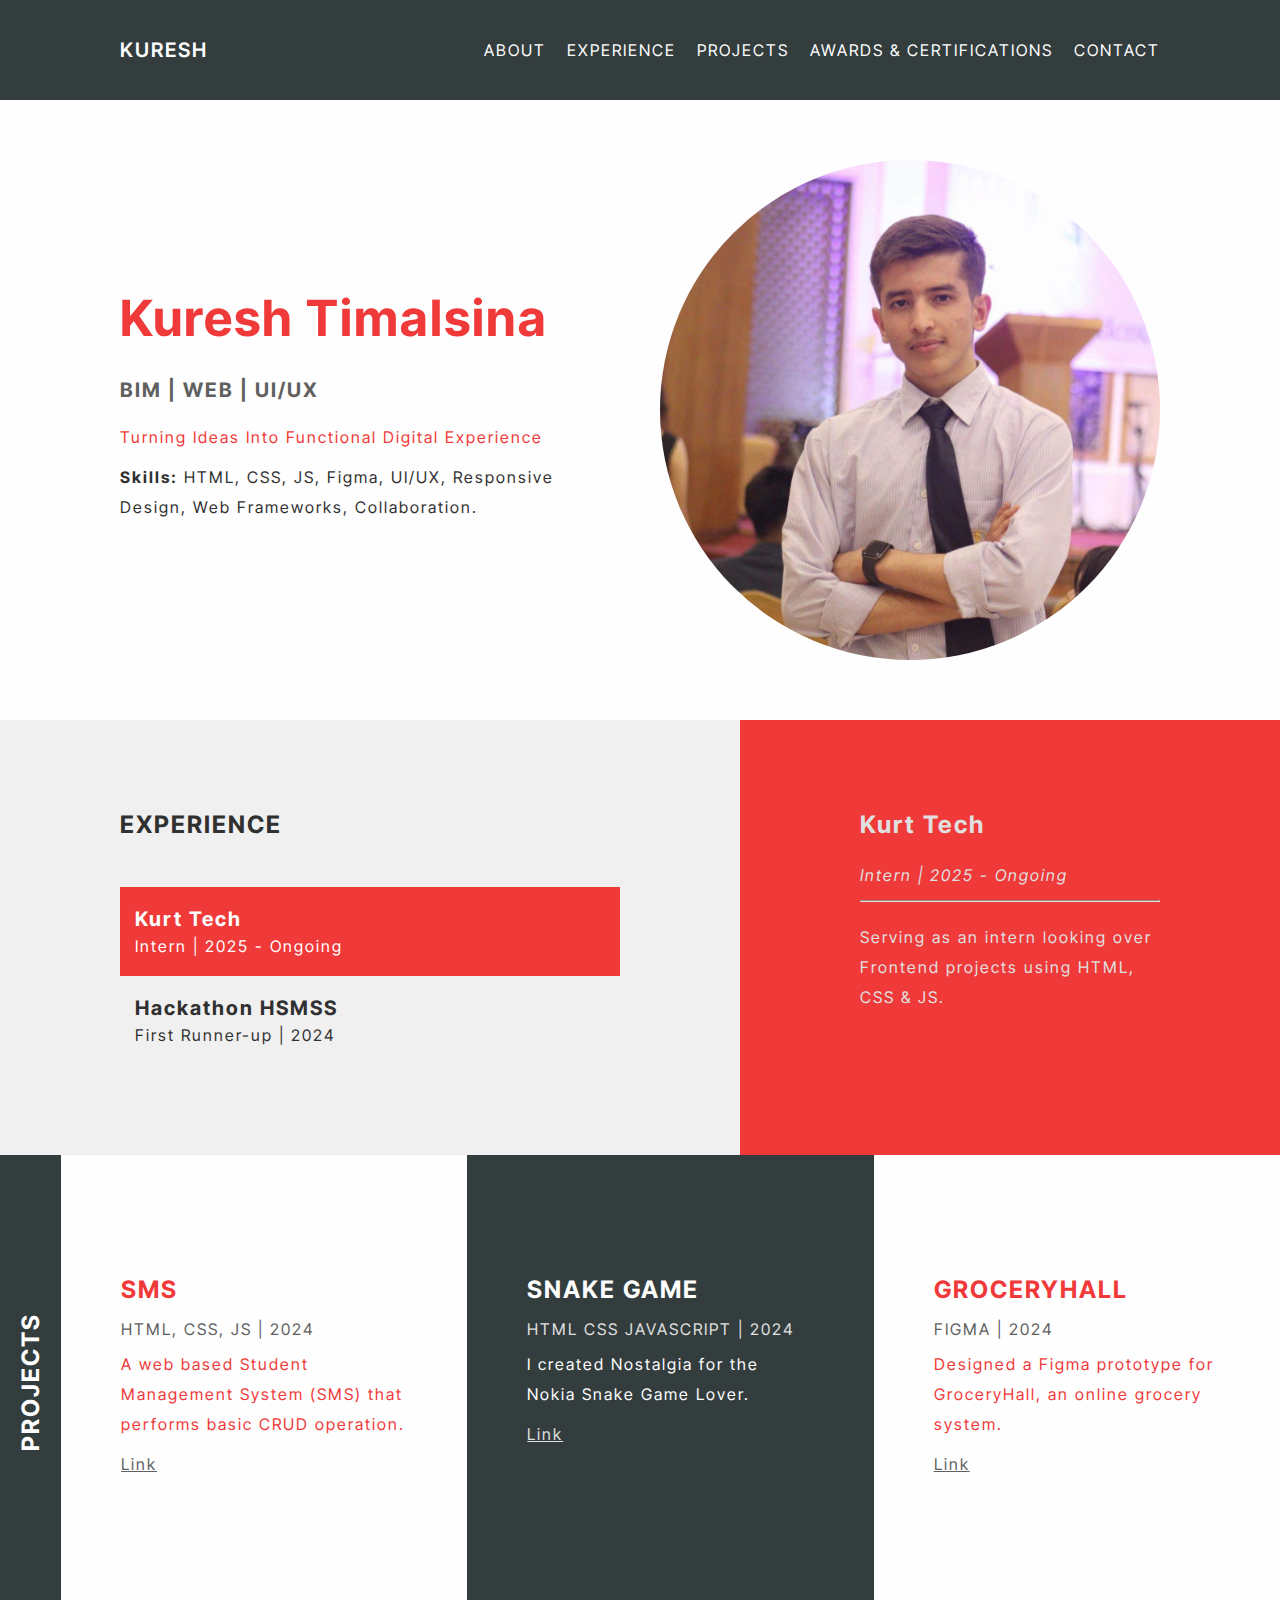
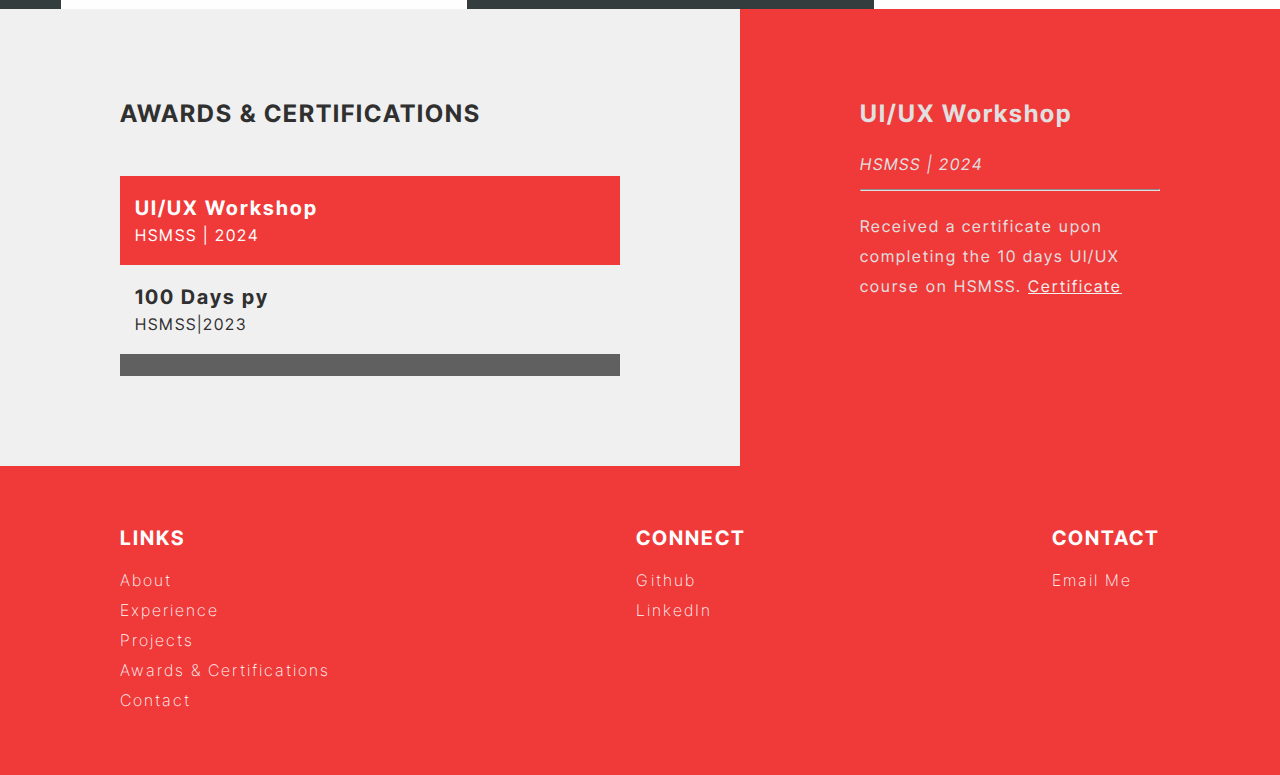
<file: portfolio/index.html>
<html lang="en">

<head>
    <meta charset="UTF-8">
    <meta name="viewport" content="width=device-width, initial-scale=1.0">
    <meta name="author" content="Piyush L. Shrestha">
    
    <!-- IMPORTING CUSTOM STYLES. -->
    <link rel="stylesheet" href="styles/style.css" />
    <!-- ICON. -->
    <link rel="icon"
        href="https://encrypted-tbn0.gstatic.com/images?q=tbn:ANd9GcSIG4RZLQCCvYzUOzCLUpTWsSgLYhZJwhfxbw&s" />
    <title>Ram | Profile</title>
</head>

<body>

    <!-- NAVBAR -->
    <nav class="nav">
        <!-- NAV CONTENTS -->
        <section class="nav-contents">
            <!-- NAV TITLE -->
            <div class="nav-title" onclick="location.reload()">
                Kuresh
            </div>
            <!-- NAV ITEMS -->
            <div class="nav-items" id="nav-items">
                <a href="#about">ABOUT</a>
                <a href="#experience">EXPERIENCE</a>
                <a href="#projects">PROJECTS</a>
                <a href="#awards">AWARDS & CERTIFICATIONS</a>
                <a href="#contact">CONTACT</a>
            </div>
            <!-- HAMBURGER ICON -->
            <div class="hamburger" id="hamburger">
                <span></span>
                <span></span>
                <span></span>
            </div>
        </section>
    </nav>

    <!-- ABOUT -->
    <section id="about">
        <!-- ABOUT CONTENTS -->
        <section class="about-contents">
            <!-- TEXTUAL DETAILS -->
            <article class="about-description">
                <h1>Kuresh Timalsina</h1>
                <h3>BIM | WEB | UI/UX</h3>
                <p>
                    Turning Ideas Into Functional Digital Experience
                <blockquote><strong>Skills:</strong> HTML, CSS, JS, Figma, UI/UX, Responsive Design, Web Frameworks,
                    Collaboration.</blockquote>
                </p>
            </article>
            <!-- IMAGE -->
            <div class="about-image"></div>
        </section>
    </section>

    <!-- EXPERIENCE -->
    <section id="experience">
        <!-- EXPERIENCE CONTENTS -->
        <section class="experience-contents">
            <section id="contents-left">
                <h2 class="contents-title">EXPERIENCE</h2>
                <section class="experience-items">
                    <!-- EXPEIRENCE #1 (SET IN DECENDING ORDER) -->
                    <div id="exp-1" class="active" onclick="showExp('exp-1-content')">
                        <h3>Kurt Tech</h3>
                        <p>Intern | 2025 - Ongoing</p>
                    </div>
                    <!-- EXPEIRENCE #2 -->
                    <div id="exp-2" onclick="showExp('exp-2-content')">
                        <h3>Hackathon HSMSS</h3>
                        <p>First Runner-up | 2024</p>
                    </div>
                </section>
            </section>
            <section id="exp-contents-right">
                <!-- RESPECTIVE CONTENT OF EXPERIENCE #1 -->
                <div id="exp-1-content">
                    <h2>Kurt Tech</h2>
                    <i>Intern | 2025 - Ongoing</i>
                    <hr />
                    <p>
                        Serving as an intern looking over Frontend projects using HTML, CSS & JS.
                    </p>
                </div>
                <!-- RESPECTIVE CONTENT OF EXPERIENCE #2 -->
                <div id="exp-2-content" style="display: none;">
                    <h2>Hackathon HSMSS</h2>
                    <i>First Runner-up | 2024</i>
                    <hr />
                    <p>
                        Developed an interactive solution for a smart college problem with team.
                        <a href="#">Project</a>
                    </p>
                </div>
                <!-- RESPECTIVE CONTENT OF EXPERIENCE #3 -->
                <div id="exp-3-content" style="display: none;">
                    <h2>IT Club of HSMSS</h2>
                    <i>Graphics Designer | 2023 - 2024</i>
                    <hr />
                    <p>
                        Served as a graphics designer to create vibrant presence in social media.
                    </p>
                </div>
                <!-- RESPECTIVE CONTENT OF EXPERIENCE #4 -->
                <div id="exp-4-content" style="display: none;">
                    <h2>Lorem Ipsum</h2>
                    <i>Lorem Ipsum | 202X - 202X</i>
                    <hr />
                    <p>
                        Lorem ipsum dolor sit amet, consectetur adipiscing elit. Vivamus risus nibh, rutrum sit amet dui
                        nec, mattis tempor nunc.
                    </p>
                </div>
                <!-- RESPECTIVE CONTENT OF EXPERIENCE #5 -->
                <div id="exp-5-content" style="display: none;">
                    <h2>Lorem Ipsum</h2>
                    <i>Lorem Ipsum | 202X - Ongoing</i>
                    <hr />
                    <p>
                        Lorem ipsum dolor sit amet, consectetur adipiscing elit. Vivamus risus nibh, rutrum sit amet dui
                        nec, mattis tempor nunc.
                    </p>
                </div>
            </section>
        </section>
    </section>

    <!-- PROJECTS -->
    <section id="projects">
        <!-- PROJECTS CONTENTS. -->
        <section class="projects-contents">
            <h2 class="contents-title">PROJECTS</h2>
            <section class="project-items">
                <!-- PROJECT #1: SMS -->
                <div id="project-1">
                    <h2>SMS</h2>
                    <blockquote>HTML, CSS, JS | 2024</blockquote>
                    <p>
                        A web based Student Management System (SMS) that performs basic CRUD operation.
                    </p>
                    <p><a href="#">Link</a></p>
                </div>
                <!-- PROJECT #2: LOREM IPSUM 1 -->
                <div id="project-2">
                    <h2>Snake Game</h2>
                    <blockquote>html css javascript | 2024</blockquote>
                    <p>
                        I created Nostalgia for the Nokia Snake Game Lover.
                    </p>
                    <p><a href="#">Link</a></p>
                </div>
                <!-- PROJECT #3: GroceryHall -->
                <div id="project-3">
                    <h2>GroceryHall</h2>
                    <blockquote>Figma | 2024</blockquote>
                    <p>
                        Designed a Figma prototype for GroceryHall, an online grocery system.
                    </p>
                    <p><a href="#">Link</a></p>
                </div>
                <!-- ADDITIONAL PROJECTS THAT WILL BE DISPLAYED WHILE SCROLLING HORIZONTALLY. -->
                <div id="project-4">
                    <h2>Digital Calculator</h2>
                    <blockquote>JavaScript | 2023</blockquote>
                    <p>
                        Designed clone Iphone Calculator which can perform several calculative task.
                    </p>
                    <p><a href="#">Link</a></p>
                </div>
                <div id="project-5">
                    <h2>AgroWeb</h2>
                    <blockquote>Html Css javascript django | 2024</blockquote>
                    <p>
                       Helpsing the farmers to grow quality crops.
                    </p>
                    <p><a href="#">Link</a></p>
                </div>
            </section>
        </section>
    </section>

    <!-- AWARDS & CERTIFICATIONS -->
    <section id="awards">
        <!-- AWARDS CONTENTS -->
        <section class="awards-contents">
            <section id="contents-left">
                <h2 class="contents-title">AWARDS & CERTIFICATIONS</h2>
                <section class="awards-items">
                    <!-- AWARDS #1 (SET IN DECENDING ORDER) -->
                    <div id="awards-1" class="active" onclick="showAwards('awards-1-content')">
                        <h3>UI/UX Workshop</h3>
                        <p>HSMSS | 2024</p>
                    </div>
                    <!-- AWARDS #2 -->
                    <div id="awards-2" onclick="showAwards('awards-2-content')">
                        <h3>100 Days py </h3>
                        <p>HSMSS|2023</p>
                    </div>
                    <!-- AWARDS #3 -->
                    <div id="awards-3" onclick="showAwards('awards-3-content')">
                        <h3>Bootstrap WorkShop</h3>
                        <p>HSMSS | 2024</p>
                    </div>
                    <!-- ADDITIONAL AWARDS THAT WILL BE DISPLAYED WHILE SCROLLING VERTICALLY. -->
                    <div id="awards-4" onclick="showAwards('awards-4-content')">
                        <h3>Photoshop WorkShop</h3>
                        <p>GGIC | 2020</p>
                    </div>
                    <div id="awards-5" onclick="showAwards('awards-5-content')">
                        <h3>Davinci</h3>
                        <p>ASMT | 2024</p>
                    </div>
                </section>
            </section>
            <section id="awards-contents-right">
                <!-- RESPECTIVE CONTENT OF AWARDS #1 -->
                <div id="awards-1-content">
                    <h2>UI/UX Workshop</h2>
                    <i>HSMSS | 2024</i>
                    <hr />
                    <p>
                        Received a certificate upon completing the 10 days UI/UX course on HSMSS.
                        <a href="#">Certificate</a>
                    </p>
                </div>
                <!-- RESPECTIVE CONTENT OF AWARDS #2 -->
                <div id="awards-2-content" style="display: none;">
                    <h2>100 Days Python</h2>
                    <i>ASMT | 2023</i>
                    <hr />
                    <p>
                        Received a Certificate for successfully interacting and creating projects on the 100 Days of Coding Camp on Asian School Of Management and Technology.
                        <a href="#">Certificate</a>
                    </p>
                </div>
                <!-- RESPECTIVE CONTENT OF AWARDS #3 -->
                <div id="awards-3-content" style="display: none;">
                    <h2>Bootstrap WorkShop</h2>
                    <i>HSMSS | 2024</i>
                    <hr />
                    <p>
                        Attended a Bootstrap Framework Workshop focused on responsive web design, component-based development, and modern UI/UX practices. Gained hands-on experience in building responsive layouts using Bootstrap’s grid system, utilities, and components.
                        <a href="#">Certificate</a>
                    </p>
                </div>
                <!-- RESPECTIVE CONTENT OF AWARDS #4 -->
                <div id="awards-4-content" style="display: none;">
                    <h2>PhotoShop WorkShop</h2>
                    <i>GGIC | 2020</i>
                    <hr />
                    <p>
                        Participated in a Photoshop Design Workshop covering key concepts in digital design, image editing, layer manipulation, and visual storytelling. Developed practical skills in creating banners, posters, and optimized graphics for web use.
                        <a href="#">Certificate</a>
                    </p>
                </div>
                <!-- RESPECTIVE CONTENT OF AWARDS #5 -->
                <div id="awards-5-content" style="display: none;">
                    <h2>Davinci Workshop</h2>
                    <i>ASMT | 2024</i>
                    <hr />
                    <p>Attended a DaVinci Resolve Editing Workshop focused on video editing, color correction, transitions, and audio enhancement. Gained hands-on experience in post-production workflows and storytelling techniques for professional video content.
                        <a href="#">Certificate</a>
                    </p>
                </div>
            </section>
        </section>
    </section>

    <!-- FOOTER/CONTACT -->
    <footer id="contact">
        <!-- FOOTER/CONTACT CONTENTS -->
        <section class="contact-contents">
            <!-- FOOTER/CONTACT LINKS -->
            <div class="contact-links">
                <h3>LINKS</h3>
                <a href="#about">About</a>
                <a href="#experience">Experience</a>
                <a href="#projects">Projects</a>
                <a href="#awards">Awards & Certifications</a>
                <a href="#contact">Contact</a>
            </div>
            <!-- FOOTER/CONTACT CONNECT -->
            <div class="contact-connect">
                <h3>CONNECT</h3>
                <a href="https://github.com/kureshtim">Github</a>
                <a href="https://www.linkedin.com/in/itr-kuresh-a750aa290/">LinkedIn</a>
            </div>
            <!-- FOOTER/CONTACT CONTACT -->
            <div>
                <h3>CONTACT</h3>
                <a href="mailto:kureshtimalsina@gmail.com">Email Me</a>
            </div>
        </section>
    </footer>

    <!-- IMPORTING CUSTOM SCRIPT. -->
    <script src="scripts/script.js"></script>
</body>

</html>
</file>
<file: portfolio/styles/style.css>
/* IMPORTING GOOGLE FONT: INTER TIGHT. */
@import url('https://fonts.googleapis.com/css2?family=Inter+Tight:ital,wght@0,100..900;1,100..900&display=swap');

/* DEFINING VARIABLES. */
:root {

    /* TEXT SIZES. */
    --h1: 50px;
    --h2: 24px;
    --h3: 20px;
    --nm: 16px;

    ---h1-mob: 28px;
    ---h2-mob: 24px;
    ---h3-mob: 20px;
    --nm-mob: 14px;

    /* COLORS. */
    --primary: rgb(51, 61, 62);
    --secondary: #49c566;
    --white: #FEFEFE;
    --white-2: #F0F0F0;
    --black: #f03939;
    --black-2: #303030;
    --gray: #606060;
    --gray-2: #E0E0E0;

    /* SPACING. */
    --p-y: 60px;
    --p-x: 120px;
    --p-y-mob: 20px;
    --p-x-mob: 40px;

    /* TRANSITION TIME. */
    --time: .5s;
}

/* DEFAULTS. */
*,
*::before,
*::after {
    box-sizing: border-box;
    padding: 0;
    margin: 0;
    font-family: "Inter Tight", sans-serif;
    letter-spacing: 2px;
}

/* BODY SETUP. */
html, body {
    background-color: var(--primary);
    color: var(--white);
    min-height: 100vh;
    width: 100vw;
    overflow-x: hidden;
}

/* NAVBAR: START. */

/* NAV. */
.nav {
    height: 100px;
    background-color: var(--primary);
    color: var(--white);
    position: fixed !important;
    width: 100% !important;
    top: 0 !important;
    z-index: 999 !important;
    padding: 0 var(--p-x);
    text-transform: uppercase;
    overflow: visible;
}

/* NAV CONTENTS. */
.nav .nav-contents {
    height: inherit;
    display: flex;
    justify-content: space-between;
    align-items: center;
}

/* NAV TITLE. */
.nav .nav-contents .nav-title {
    font-size: var(--h3);
    font-weight: 600;
    cursor: pointer;
}

/* NAV ITEMS. */
.nav .nav-contents .nav-items a {
    font-size: 16px;
    margin-left: 15px;
    text-decoration: none;
    color: var(--white);

    &:hover {
        font-weight: bold;
        transition: var(--time);
    }
}

/* HAMBURGER. */
.hamburger {
    display: none;
    flex-direction: column;
    cursor: pointer;
    gap: 5px;
}

.hamburger span {
    width: 25px;
    height: 3px;
    background: var(--white);
    display: block;
    border-radius: 3px;
}

/* NAVBAR: END. */

/* ABOUT: START. */

/* ABOUT. */
#about {
    height: auto;
    background-color: var(--white);
    color: var(--black);
    padding: var(--p-y) var(--p-x);
    margin-top: 100px;
}

/* ABOUT CONTENTS. */
#about .about-contents {
    height: inherit;
    display: flex;
    justify-content: space-between;
    align-items: center;

    /* DESCRIPTION. */
    & .about-description {
        padding-right: calc(var(--p-x)/2);
        width: 600px;
        max-width: 600px;
        min-width: 200px;

        & h1 {
            font-size: var(--h1);
            margin-bottom: 30px;
        }

        & h3 {
            font-size: var(--h3);
            margin-bottom: 20px;
            color: var(--gray);
        }

        & p,
        blockquote {
            line-height: 30px;
            margin-bottom: 10px;
        }

        & blockquote {
            color: var(--black-2);
        }
    }

    /* IMAGE. */
    & .about-image {
        width: 100%;
        max-width: 500px;
        min-width: 100px;
        /*  Will shrink on smaller screens */
        aspect-ratio: 1 / 1;
        /* Keeps it square, you can tweak */
        background-image: url("../assets/images/myimg.jpg");
        background-size: cover;
        background-position: center;
        border-radius: 50%;

        &:hover {
            cursor: pointer;
            box-shadow: 0 0 20px 5px var(--black-2);
            transition: var(--time);
        }
    }
}

/* ABOUT: END. */

/* EXPERIENCE & AWARDS: START. */

/* EXPERIENCE & AWARDS. */
#experience,
#awards {
    background-color: var(--white-2);
    color: var(--black-2);
}

.experience-contents,
.awards-contents {
    display: flex;
    justify-content: space-between;

    & #contents-left {
        padding: calc(var(--p-y)*1.5) var(--p-x);
    }

    /* TITLE. */
    & .contents-title {
        font-size: var(--h2);
        margin-bottom: 3rem;
    }

    /* LEFT ITEMS. */
    #contents-left .experience-items,
    #contents-left .awards-items {
        display: flex;
        flex-direction: column;
        max-height: 200px;
        width: 500px;
        max-width: 500px;
        overflow-y: scroll;

        div {
            padding: 20px 15px;
            cursor: pointer;

            &:nth-child(odd) {
                background-color: var(--gray);
                color: var(--white-2);
            }

            &:hover,
            &.active {
                background-color: var(--black);
                color: var(--white);
                transition: var(--time);
            }
        }

        /* TITLE */
        & h3 {
            font-size: var(--h3);
            margin-bottom: 5px;
        }
    }

    /* RIGHT ITEMS. */
    #exp-contents-right,
    #awards-contents-right {
        background-color: var(--black);
        color: var(--gray-2);
        padding: calc(var(--p-y)*1.5) var(--p-x);

        /* TO SELECT ALL CHILD. */
        & * {
            margin-bottom: 20px;
            line-height: 30px;
        }

        & hr {
            margin-top: 10px;
            border-color: var(--gray-2);
        }

        & a {
            color: var(--white-2);
        }
    }
}

/* EXPERIENCE & AWARDS: END. */

/* PROJECTS: START. */

/* PROJECTS. */
#projects {
    background-color: var(--primary);
    /* border: solid 5px var(--primary); */
}

/* PROJECT CONTENTS. */
#projects .projects-contents {
    display: flex;
    align-items: center;

    /* TITLE. */
    & .contents-title {
        writing-mode: vertical-rl;
        text-orientation: mixed;
        transform: rotate(180deg);
        background-color: var(--primary);
        font-size: var(--h2);
        padding: 1rem;
    }

    /* PROJECT ITEMS. */
    & .project-items {
        display: flex;
        height: auto;
        cursor: pointer;
        overflow-x: scroll;
        scroll-snap-type: x mandatory;
        scroll-behavior: smooth;

        /* Optional: snap to each item */
        /* PROJECTS */
        & div {
            background-color: var(--white);
            color: var(--black);
            height: auto;
            flex: 0 0 calc(100% / 3);
            padding: var(--p-x) calc(var(--p-x)/2);
            scroll-snap-align: start;
            /* Optional: makes snapping clean */

            &:nth-of-type(even) {
                background-color: var(--primary);
                color: var(--white);

                & blockquote,
                a {
                    color: var(--gray-2);
                }
            }

            /* HEADING. */
            & h2 {
                font-size: var(--h2);
                text-transform: uppercase;
                margin-bottom: 15px;
            }

            /* BLOCKQUOTE, PARAGRAPHS & LINKS. */
            & blockquote,
            p {
                font-size: var(--nm);
                margin-bottom: 10px;
            }

            & blockquote {
                color: var(--gray);
                text-transform: uppercase;
            }

            & p {
                letter-spacing: 2px;
                line-height: 30px;
            }

            & p a {
                color: var(--gray);
            }
        }
    }
}

/* PROJECTS: END. */

/* FOOTER/CONTACT: START. */

/* FOOTER/CONTACT. */
#contact {
    height: auto;
    background-color: var(--black);
    color: var(--white);
    padding: var(--p-y) var(--p-x);
    text-transform: capitalize;
}

/* FOOTER/CONTACT CONTENTS. */
#contact .contact-contents {
    height: inherit;
    display: flex;
    justify-content: space-between;
    align-items: baseline;
    align-content: center;

    /* ALL DIVS WITHIN (LINKS/CONNECT/CONTACT). */
    & div {
        display: flex;
        flex-direction: column;
    }

    /* H3 (LINKS/CONNECT/CONTACT). */
    & div h3 {
        padding-bottom: 15px;
        font-size: var(--h3);
    }

    /* LINKS (LINKS/CONNECT/CONTACT). */
    & div a {
        color: var(--white);
        text-decoration: none;
        padding: 5px 0;
        font-weight: 200;
    }

    & div a:hover {
        font-weight: 400;
        transition: var(--time);
    }
}

/* FOOTER/CONTACT: END. */


/* RESPONSIVE SEGMENT: TABLET, MOBILE. */
@media (max-width: 1024px) {

    body {
        /* width: 100%; */
        /* border: solid 5px yellow; */
        background-color: var(--white);
    }

    /* NAVBAR: START. */

    /* NAVBAR. */
    .nav{
        width: inherit;
        padding: 0 var(--p-x-mob);
    }

    /* HAMBURGER. */
    .hamburger {
        display: flex;
    }

    .nav-items {
        display: none;
        flex-direction: column;
        position: absolute;
        top: 100px;
        /* SHOULD MATCH NAVBAR'S HEIGHT NAVBAR. */
        right: 50px;
        background-color: var(--primary);
        padding: 2rem;
        /* border-radius: 8px; */
        z-index: 999;
        /* TO ENSURE THAT IT IS ALWAYS ON TOP. */
        gap: 1rem;
        opacity: .9;
    }

    .nav-items.active {
        display: flex;
    }

    /* NAVBAR: END. */


    /* ABOUT: START. */

    /* ABOUT CONTENTS. */

    #about {
        margin: 0;
        padding: 0;
        margin-top: 100px;
    }

    #about .about-contents {
        flex-direction: column-reverse;
        justify-content: center;
        gap: 2rem;
        margin: 0;
        padding: 0;
    }
    .about-description{
        /* padding: var(--p-y-mob) var(--p-x-mob); */
        /* background-color: red; */
        /* width: fit-content; */
        
        margin: 0;
        padding: var(--p-y-mob) var(--p-x-mob);
        width: 100% !important;
        text-align: center;

        & h1{
            font-size: var(---h1-mob) !important;
            margin: 0;
            padding: 0;
        }

        & h3{
            font-size: var(---h3-mob) !important;
            margin: 0;
            padding: 0;
        }

        & p, blockquote{
            font-size: var(--nm-mob) !important;
            margin: 0;
        }

    }

    .about-image{
        border-radius: 0 !important;
    }

    /* ABOUT: END. */

    /* EXPERIENCE & AWARDS: START. */

    /* EXPERIENCE & AWARDS. */
    #experience,
    #awards {
        background-color: var(--white-2);
        color: var(--black-2);
    }

    /* CONTENTS. */
    .experience-contents,
    .awards-contents {
        display: flex;
        flex-direction: column;
    }

    /* LEFT ITEMS. */

    .experience-contents #contents-left, .awards-contents #contents-left{
        padding: 1.5rem;
        & .contents-title{
            margin-top: 30px;
        }
    }
    .experience-contents #contents-left .experience-items,
    .awards-contents #contents-left .awards-items {
        display: flex;
        flex-direction: row;
        flex-basis: 3fr;
        width: 100% !important;
        padding: 0 !important;
        
        min-height: 60px;
        height: 100%;
        max-height: 120px;
    }

    #contents-left .experience-items div,
    #contents-left .awards-items div{
        min-width: 250px !important;
        width: 500px !important;
        & p{
            display: none;
        }
    }

    /* RIGHT ITEMS. */
    #exp-contents-right,
    #awards-contents-right {
        /* flex: 0 0 3fr; */
        height: auto;
        padding: 0;
        margin: 0;
        min-height: 300px;
        height: 100%;
        max-height: 600px;
        overflow-y: scroll;
        overflow-x: hidden;
        & div{
            padding: 25px 0;
            margin: -5em;
        }

        & h2 {
            margin-top: 30px;
        }
    }

    /* EXPERIENCE & AWARDS: END. */


    /* PROJECTS: START. */

    /* PROJECT CONTENTS. */

    #projects .projects-contents, #projects .projects-contents .project-items{
        min-height: 400px;
        height: 100%;
        max-height: 600px;
    }


    #projects .projects-contents .project-items div {
        /* 
        BETTER FOR TABLET:
        flex: 0 0 calc(100%/2); 
        */
        flex: 0 0 100%;
        /* padding: 0; */
        margin: 0;
        min-height: 400px;
        max-height: 600px;
        height: 100%;
        overflow-y: scroll;
    }

    /* PROJECTS: END. */


    /* FOOTER: START. */
    /* FOOTER/CONTACT CONTENTS. */
    #contact{
        padding: var(--p-y) var(--p-x-mob);
        background-color: var(--primary);
    }

    #contact .contact-contents {
        flex-direction: column-reverse;
        gap: 2rem;
    }

    /* FOOTER: END. */

}
</file>
